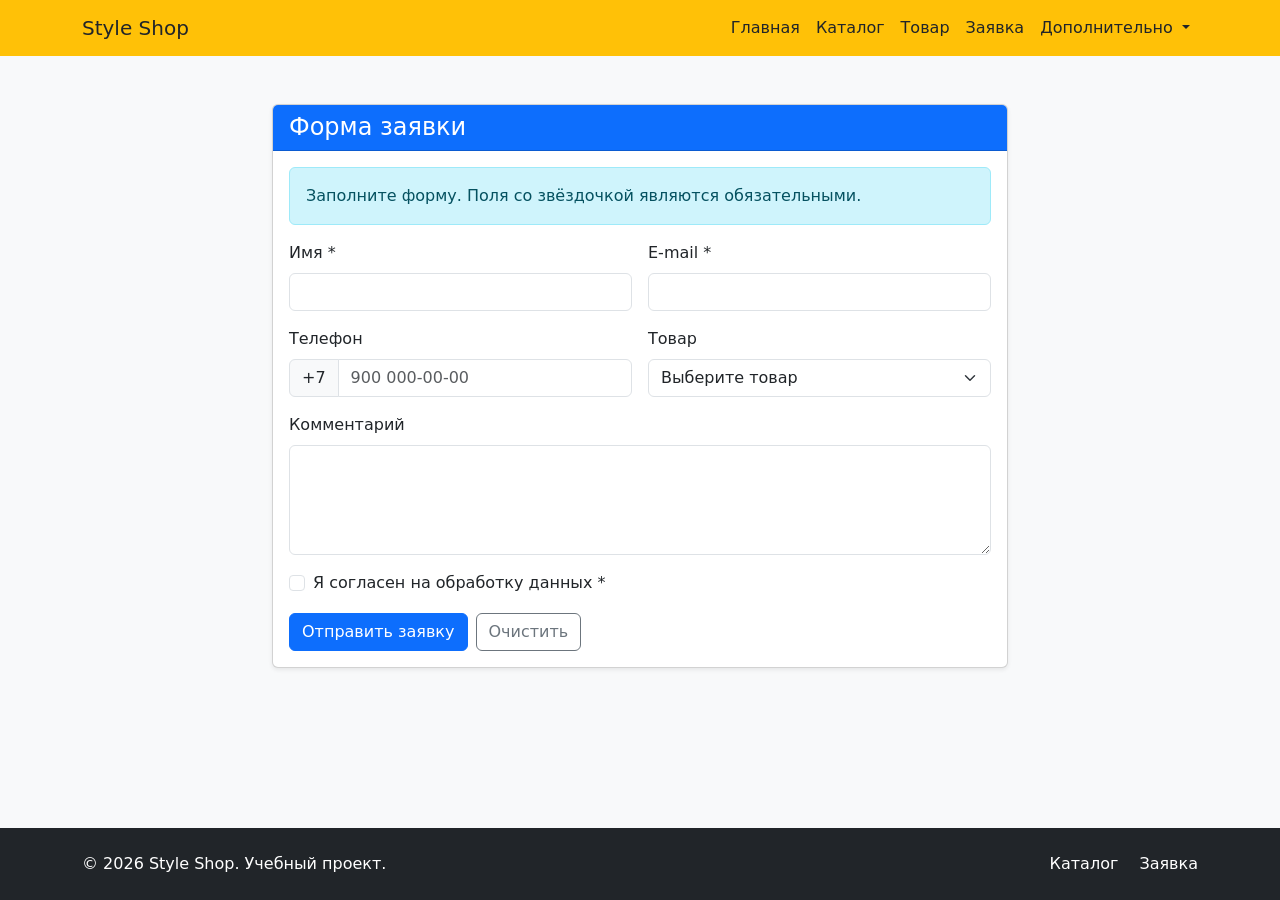
<file: order.html>
<!DOCTYPE html>
<html lang="ru">
<head>
  <meta charset="UTF-8">
  <meta name="viewport" content="width=device-width, initial-scale=1.0">
  <title>Оформление заявки — Style Shop</title>

  <link
    href="https://cdn.jsdelivr.net/npm/bootstrap@5.3.8/dist/css/bootstrap.min.css"
    rel="stylesheet"
  >
  <link rel="stylesheet" href="css/custom.css">
</head>
<body class="bg-light d-flex flex-column min-vh-100">
    <nav class="navbar navbar-expand-lg navbar-dark bg-warning">
  <div class="container">
    <a class="navbar-brand text-dark" href="index.html">Style Shop</a>

    <button
      class="navbar-toggler"
      type="button"
      data-bs-toggle="collapse"
      data-bs-target="#mainNavbar"
      aria-controls="mainNavbar"
      aria-expanded="false"
      aria-label="Переключить навигацию"
    >
      <span class="navbar-toggler-icon"></span>
    </button>

    <div class="collapse navbar-collapse" id="mainNavbar">
      <ul class="navbar-nav ms-auto">
        <li class="nav-item">
          <a class="nav-link text-dark" href="index.html">Главная</a>
        </li>

        <li class="nav-item">
          <a class="nav-link text-dark" href="catalog.html">Каталог</a>
        </li>

        <li class="nav-item">
          <a class="nav-link text-dark" href="product.html">Товар</a>
        </li>

        <li class="nav-item">
          <a class="nav-link text-dark" href="order.html">Заявка</a>
        </li>

        <li class="nav-item dropdown">
          <a
            class="nav-link dropdown-toggle text-dark"
            href="#"
            role="button"
            data-bs-toggle="dropdown"
            aria-expanded="false"
          >
            Дополнительно
          </a>
          <ul class="dropdown-menu">
            <li><a class="dropdown-item text-dark" href="catalog.html">Все товары</a></li>
            <li><a class="dropdown-item text-dark" href="order.html">Оформить заявку</a></li>
            <li><a class="dropdown-item text-dark" href="index.html#popular">Популярное</a></li>
          </ul>
        </li>
      </ul>
    </div>
  </div>
</nav>

<main class="container my-5">
  <div class="row justify-content-center">
    <div class="col-12 col-lg-8">
      <div class="card shadow-sm">
        <div class="card-header bg-primary text-white">
          <h1 class="h4 mb-0">Форма заявки</h1>
        </div>

        <div class="card-body">
          <div class="alert alert-info" role="alert">
            Заполните форму. Поля со звёздочкой являются обязательными.
          </div>

          <form>
            <div class="row g-3">
              <div class="col-12 col-md-6">
                <label for="order-name" class="form-label">Имя *</label>
                <input id="order-name" name="name" type="text" class="form-control" required>
              </div>

              <div class="col-12 col-md-6">
                <label for="order-email" class="form-label">E-mail *</label>
                <input id="order-email" name="email" type="email" class="form-control" required>
              </div>

              <div class="col-12 col-md-6">
                <label for="order-phone" class="form-label">Телефон</label>
                <div class="input-group">
                  <span class="input-group-text">+7</span>
                  <input id="order-phone" name="phone" type="tel" class="form-control" placeholder="900 000-00-00">
                </div>
              </div>

              <div class="col-12 col-md-6">
                <label for="order-product" class="form-label">Товар</label>
                <select id="order-product" name="product" class="form-select">
                  <option selected>Выберите товар</option>
                  <option value="product-1">Худи оверсайз — 2990 руб.</option>
                  <option value="product-2">Джинсы прямого кроя — 3490 руб.</option>
                  <option value="product-3">Кожаная куртка — 7990 руб.</option>
                  <option value="product-4">ОКТЯБРЬ Джинсы — 5196 руб.</option>
                  <option value="product-5">PLEASURES Толстовка — 2390 руб.</option>
                  <option value="product-6">No Problemo — 5690 руб.</option>
                </select>
              </div>

              <div class="col-12">
                <label for="order-comment" class="form-label">Комментарий</label>
                <textarea id="order-comment" name="comment" class="form-control" rows="4"></textarea>
              </div>

              <div class="col-12">
                <div class="form-check">
                  <input id="order-agree" class="form-check-input" type="checkbox" required>
                  <label class="form-check-label" for="order-agree">
                    Я согласен на обработку данных *
                  </label>
                </div>
              </div>

              <div class="col-12 d-flex gap-2">
                <button class="btn btn-primary" type="submit">
                  Отправить заявку
                </button>
                <button class="btn btn-outline-secondary" type="reset">
                  Очистить
                </button>
              </div>
            </div>
          </form>
        </div>
      </div>
    </div>
  </div>
</main>

<footer class="bg-dark text-white py-4 mt-auto">
  <div class="container">
    <div class="row align-items-center g-3">
      <div class="col-12 col-md-6">
        <p class="mb-0">
          &copy; 2026 Style Shop. Учебный проект.
        </p>
      </div>

      <div class="col-12 col-md-6 text-md-end">
        <a class="text-white text-decoration-none me-3" href="catalog.html">
          Каталог
        </a>
        <a class="text-white text-decoration-none" href="order.html">
          Заявка
        </a>
      </div>
    </div>
  </div>
</footer>

  <script
    src="https://cdn.jsdelivr.net/npm/bootstrap@5.3.8/dist/js/bootstrap.bundle.min.js">
  </script>
</body>
</html>
</file>
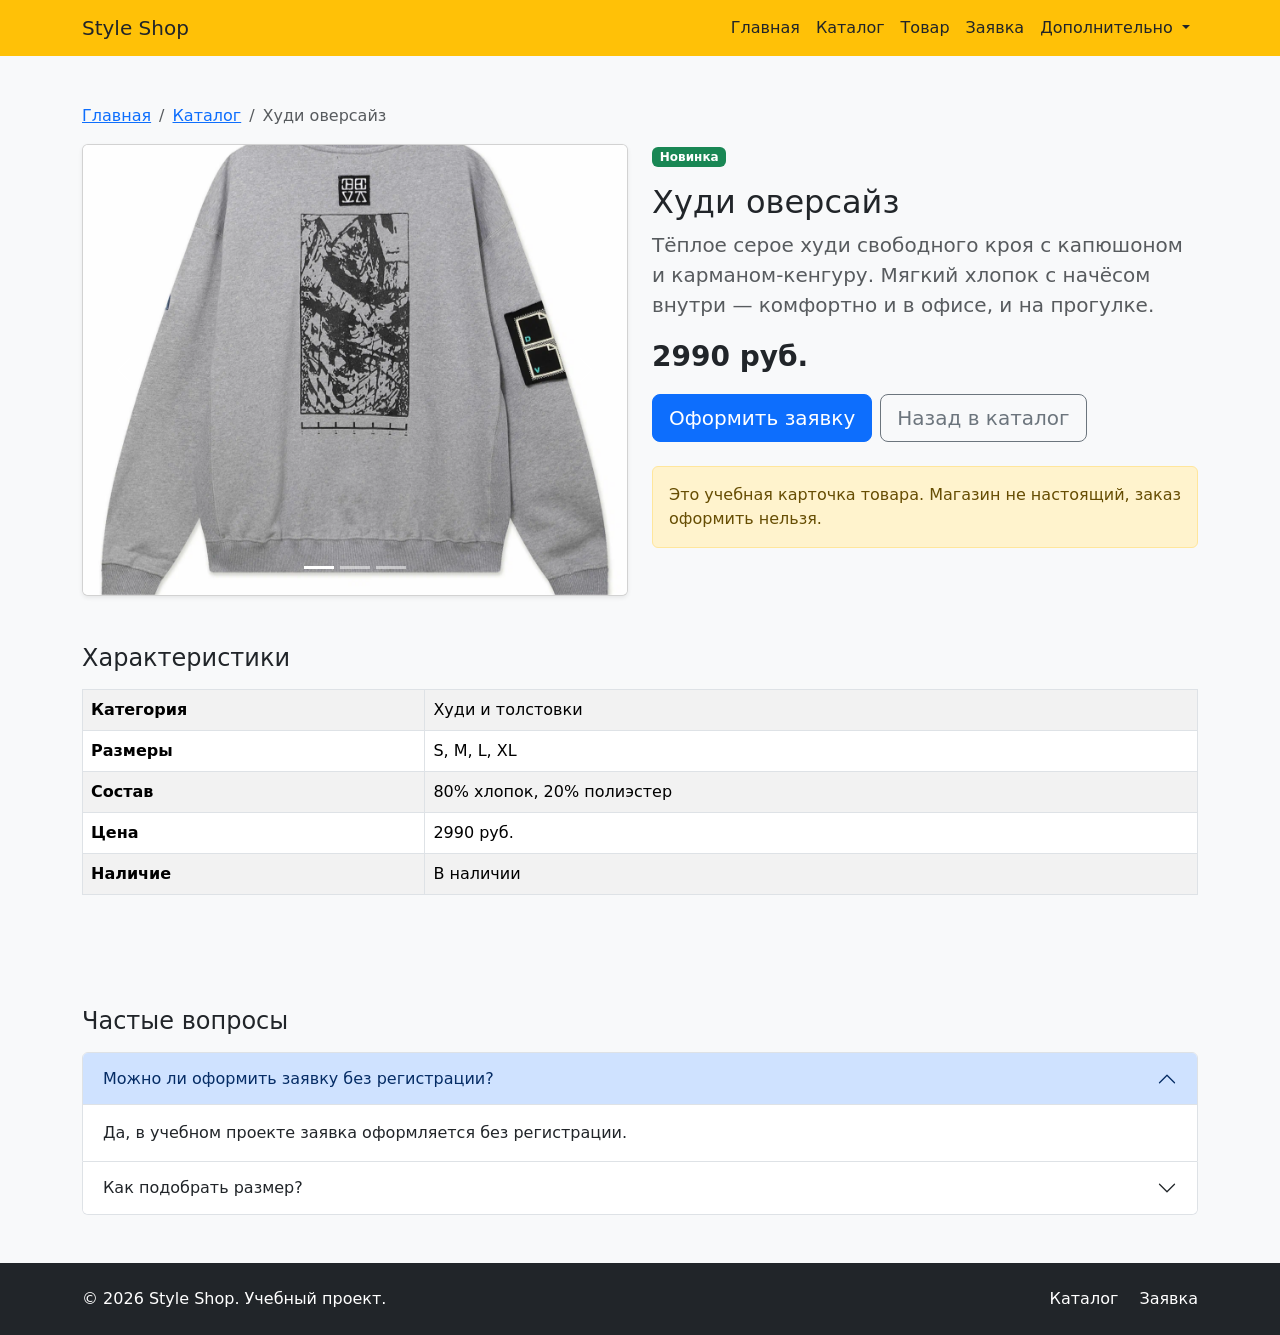
<file: product.html>
<!DOCTYPE html>
<html lang="ru">
<head>
  <meta charset="UTF-8">
  <meta name="viewport" content="width=device-width, initial-scale=1.0">
  <title>Карточка продукта — Style Shop</title>

  <link
    href="https://cdn.jsdelivr.net/npm/bootstrap@5.3.8/dist/css/bootstrap.min.css"
    rel="stylesheet"
  >
  <link rel="stylesheet" href="css/custom.css">
</head>
<body class="bg-light d-flex flex-column min-vh-100">
    <nav class="navbar navbar-expand-lg navbar-dark bg-warning">
  <div class="container">
    <a class="navbar-brand text-dark" href="index.html">Style Shop</a>

    <button
      class="navbar-toggler"
      type="button"
      data-bs-toggle="collapse"
      data-bs-target="#mainNavbar"
      aria-controls="mainNavbar"
      aria-expanded="false"
      aria-label="Переключить навигацию"
    >
      <span class="navbar-toggler-icon"></span>
    </button>

    <div class="collapse navbar-collapse" id="mainNavbar">
      <ul class="navbar-nav ms-auto">
        <li class="nav-item">
          <a class="nav-link text-dark" href="index.html">Главная</a>
        </li>

        <li class="nav-item">
          <a class="nav-link text-dark" href="catalog.html">Каталог</a>
        </li>

        <li class="nav-item">
          <a class="nav-link text-dark" href="product.html">Товар</a>
        </li>

        <li class="nav-item">
          <a class="nav-link text-dark" href="order.html">Заявка</a>
        </li>

        <li class="nav-item dropdown">
          <a
            class="nav-link dropdown-toggle text-dark"
            href="#"
            role="button"
            data-bs-toggle="dropdown"
            aria-expanded="false"
          >
            Дополнительно
          </a>
          <ul class="dropdown-menu">
            <li><a class="dropdown-item text-dark" href="catalog.html">Все товары</a></li>
            <li><a class="dropdown-item text-dark" href="order.html">Оформить заявку</a></li>
            <li><a class="dropdown-item text-dark" href="index.html#popular">Популярное</a></li>
          </ul>
        </li>
      </ul>
    </div>
  </div>
</nav>

<main class="container my-5">
  <nav aria-label="breadcrumb">
    <ol class="breadcrumb">
      <li class="breadcrumb-item"><a href="index.html">Главная</a></li>
      <li class="breadcrumb-item"><a href="catalog.html">Каталог</a></li>
      <li class="breadcrumb-item active" aria-current="page">Худи оверсайз</li>
    </ol>
  </nav>

  <div class="row g-4">
    <div class="col-12 col-lg-6">
      <!-- Карусель с фотографиями товара -->
      <div id="productCarousel" class="carousel slide card shadow-sm overflow-hidden">
        <!-- Индикаторы (точки внизу) -->
        <div class="carousel-indicators">
          <button type="button" data-bs-target="#productCarousel" data-bs-slide-to="0" class="active" aria-current="true" aria-label="Фото 1"></button>
          <button type="button" data-bs-target="#productCarousel" data-bs-slide-to="1" aria-label="Фото 2"></button>
          <button type="button" data-bs-target="#productCarousel" data-bs-slide-to="2" aria-label="Фото 3"></button>
        </div>

        <!-- Слайды -->
        <div class="carousel-inner">
          <div class="carousel-item active">
            <img src="./images/Худи1.webp" class="d-block product-photo" alt="Тёмное худи, общий вид">
          </div>
          <div class="carousel-item">
            <img src="./images/Худи2.webp" class="d-block product-photo" alt="Худи на мужчине">
          </div>
          <div class="carousel-item">
            <img src="./images/Худи3.webp" class="d-block product-photo" alt="Худи с капюшоном на девушке">
          </div>
        </div>

        <!-- Стрелки -->
        <button class="carousel-control-prev" type="button" data-bs-target="#productCarousel" data-bs-slide="prev">
          <span class="carousel-control-prev-icon" aria-hidden="true"></span>
          <span class="visually-hidden">Предыдущее фото</span>
        </button>
        <button class="carousel-control-next" type="button" data-bs-target="#productCarousel" data-bs-slide="next">
          <span class="carousel-control-next-icon" aria-hidden="true"></span>
          <span class="visually-hidden">Следующее фото</span>
        </button>
      </div>
    </div>

    <div class="col-12 col-lg-6">
      <span class="badge bg-success mb-3">Новинка</span>
      <h1 class="h2">Худи оверсайз</h1>
      <p class="lead text-muted">
        Тёплое серое худи свободного кроя с капюшоном и карманом-кенгуру.
        Мягкий хлопок с начёсом внутри — комфортно и в офисе, и на прогулке.
      </p>

      <p class="fs-3 fw-bold">2990 руб.</p>

      <div class="d-flex gap-2 mb-4">
        <a class="btn btn-primary btn-lg" href="order.html">
          Оформить заявку
        </a>
        <a class="btn btn-outline-secondary btn-lg" href="catalog.html">
          Назад в каталог
        </a>
      </div>

      <div class="alert alert-warning" role="alert">
        Это учебная карточка товара. Магазин не настоящий, заказ оформить нельзя.
      </div>
    </div>
  </div>

  <section class="mt-5">
    <h2 class="h4 mb-3">Характеристики</h2>

    <div class="table-responsive">
      <table class="table table-striped table-bordered align-middle">
        <tbody>
          <tr>
            <th scope="row">Категория</th>
            <td>Худи и толстовки</td>
          </tr>
          <tr>
            <th scope="row">Размеры</th>
            <td>S, M, L, XL</td>
          </tr>
          <tr>
            <th scope="row">Состав</th>
            <td>80% хлопок, 20% полиэстер</td>
          </tr>
          <tr>
            <th scope="row">Цена</th>
            <td>2990 руб.</td>
          </tr>
          <tr>
            <th scope="row">Наличие</th>
            <td>В наличии</td>
          </tr>
        </tbody>
      </table>
    </div>
  </section>
</main>

<section class="container my-5">
  <h2 class="h4 mb-3">Частые вопросы</h2>

  <div class="accordion" id="faqAccordion">
    <div class="accordion-item">
      <h3 class="accordion-header">
        <button
          class="accordion-button"
          type="button"
          data-bs-toggle="collapse"
          data-bs-target="#faqOne"
          aria-expanded="true"
          aria-controls="faqOne"
        >
          Можно ли оформить заявку без регистрации?
        </button>
      </h3>
      <div
        id="faqOne"
        class="accordion-collapse collapse show"
        data-bs-parent="#faqAccordion"
      >
        <div class="accordion-body">
          Да, в учебном проекте заявка оформляется без регистрации.
        </div>
      </div>
    </div>

    <div class="accordion-item">
      <h3 class="accordion-header">
        <button
          class="accordion-button collapsed"
          type="button"
          data-bs-toggle="collapse"
          data-bs-target="#faqTwo"
          aria-expanded="false"
          aria-controls="faqTwo"
        >
          Как подобрать размер?
        </button>
      </h3>
      <div
        id="faqTwo"
        class="accordion-collapse collapse"
        data-bs-parent="#faqAccordion"
      >
        <div class="accordion-body">
          Худи свободного кроя: если сомневаетесь, берите свой обычный размер. Если не подойдёт, обменяем в течение 30 дней.
        </div>
      </div>
    </div>
  </div>
</section>

<footer class="bg-dark text-white py-4 mt-auto">
  <div class="container">
    <div class="row align-items-center g-3">
      <div class="col-12 col-md-6">
        <p class="mb-0">
          &copy; 2026 Style Shop. Учебный проект.
        </p>
      </div>

      <div class="col-12 col-md-6 text-md-end">
        <a class="text-white text-decoration-none me-3" href="catalog.html">
          Каталог
        </a>
        <a class="text-white text-decoration-none" href="order.html">
          Заявка
        </a>
      </div>
    </div>
  </div>
</footer>

  <script
    src="https://cdn.jsdelivr.net/npm/bootstrap@5.3.8/dist/js/bootstrap.bundle.min.js">
  </script>
</body>
</html>
</file>
<file: css/custom.css>
body {
  min-height: 100vh;
}

.placeholder-box {
  min-height: 240px;
}

.placeholder-image {
  min-height: 320px;
}

/* Картинки в карточках товаров: одинаковая высота, лишнее обрезается */
.card-img-top {
  height: 260px;
  object-fit: cover;
}

/* Карусель: все слайды одного размера (пропорция 4:3) */
#myCarousel .carousel-item img {
  aspect-ratio: 4 / 3;  /* высота считается от ширины колонки */
  object-fit: cover;    /* заполняет блок и обрезает лишнее, без искажений */
}

/* Фото на странице товара: не выше 450px */
.product-photo {
  width: 100%;
  height: 450px;
  object-fit: cover;
}
</file>
